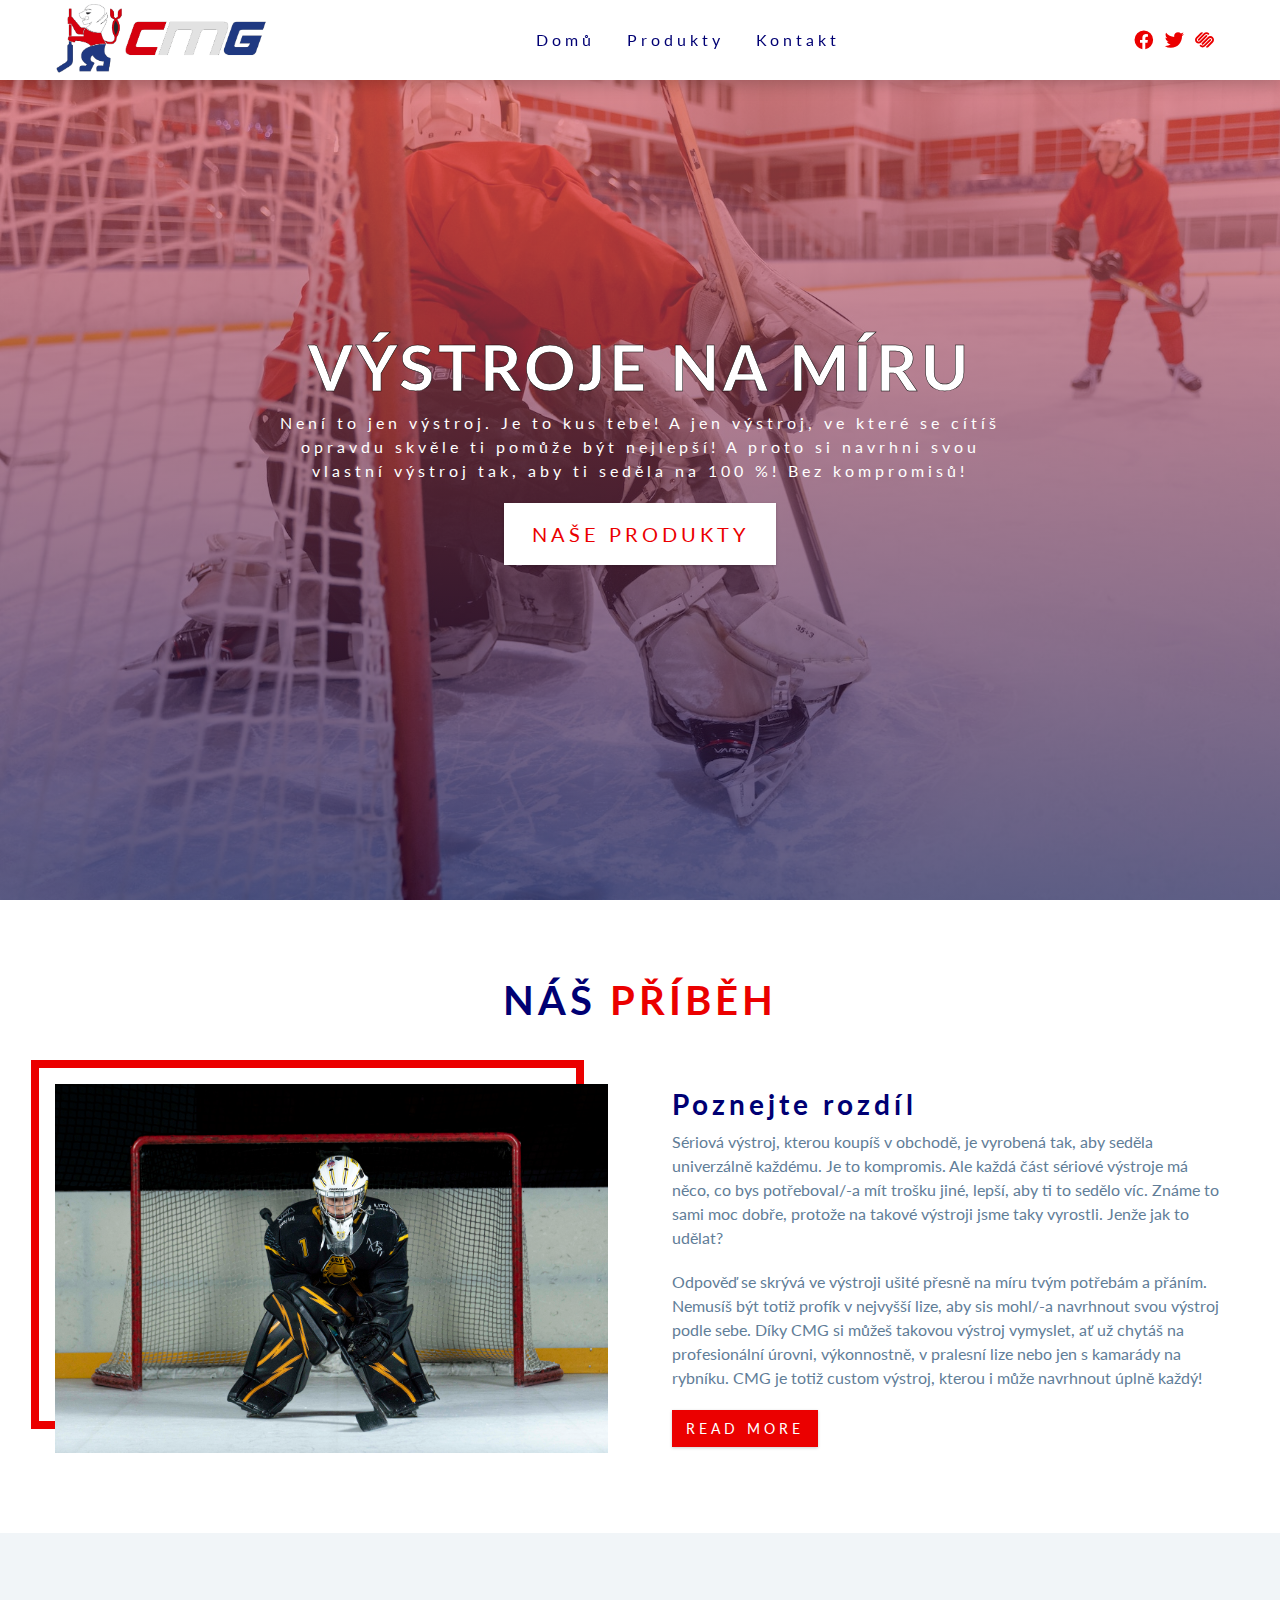
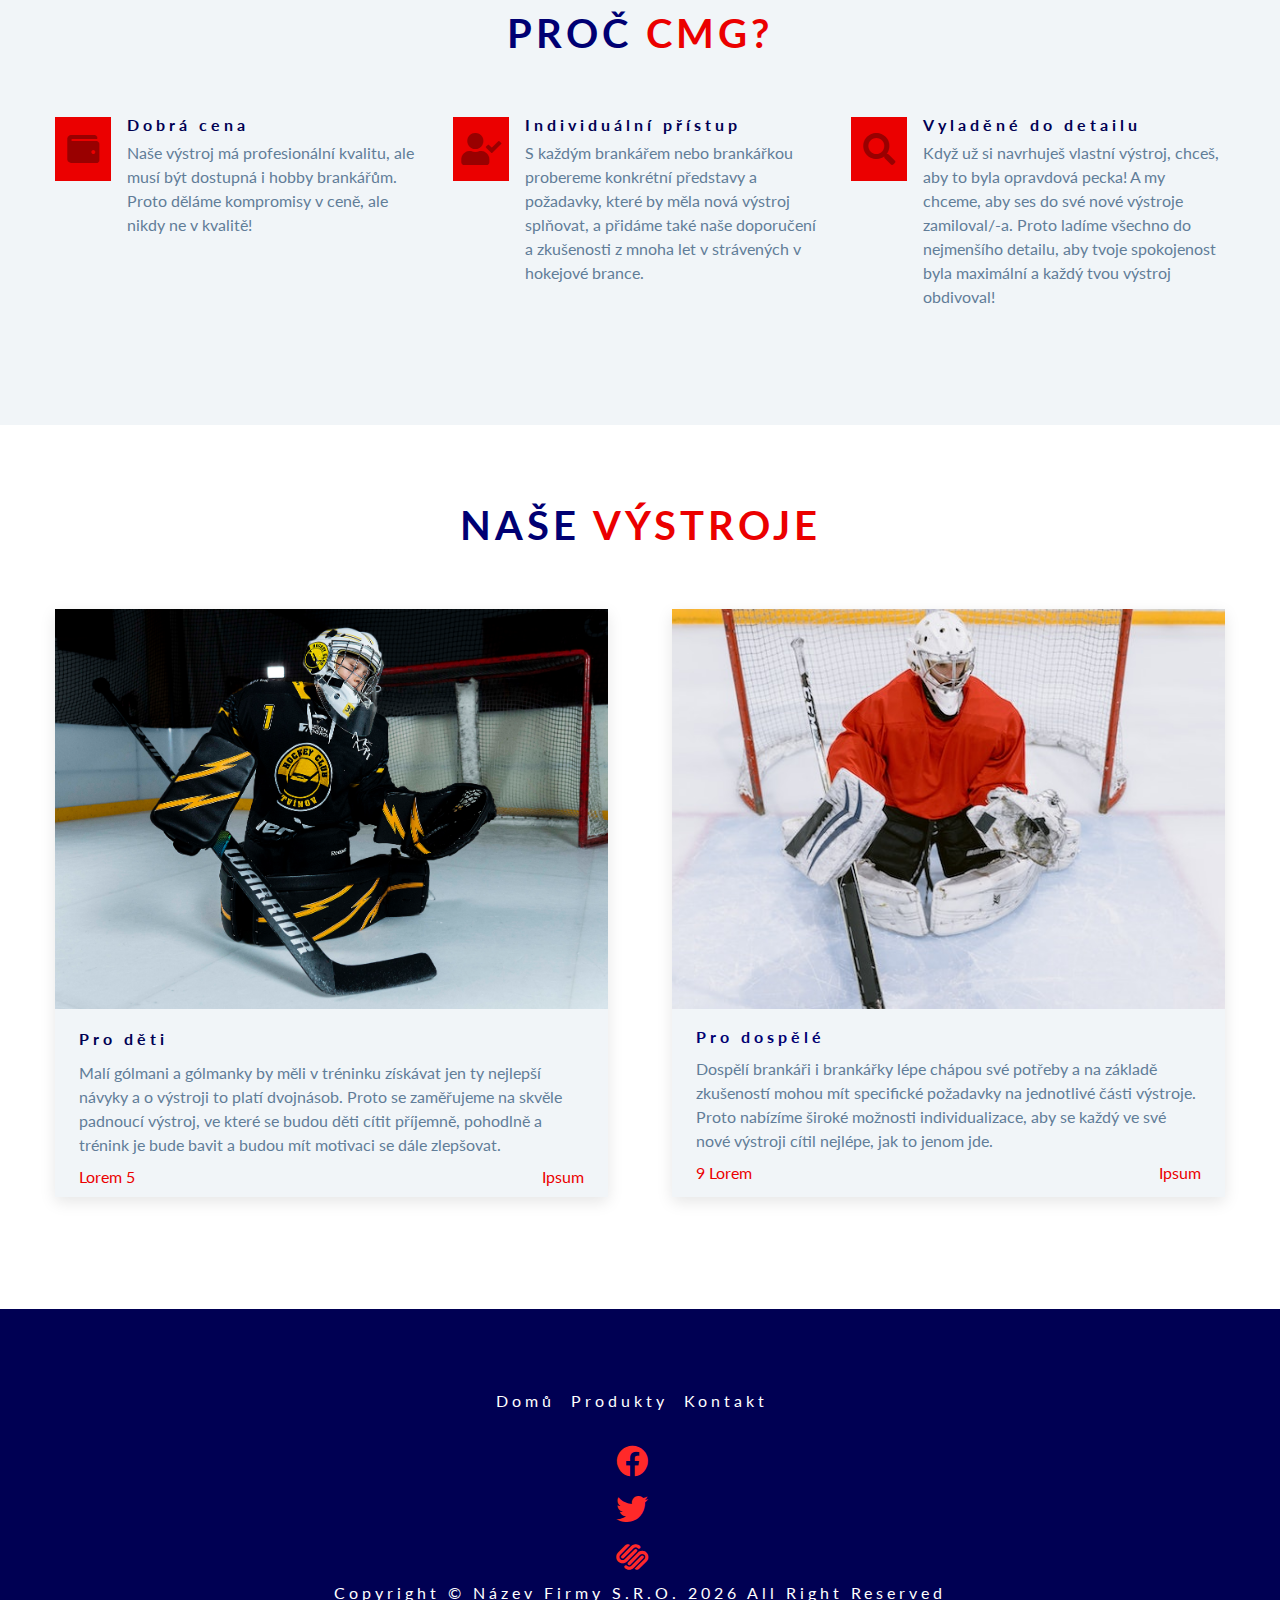
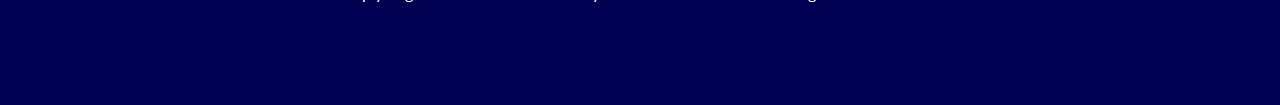
<file: index.html>
<!DOCTYPE html>
<html lang="en">
  <head>
    <meta charset="UTF-8" />
    <meta name="viewport" content="width=device-width, initial-scale=1.0" />
    <meta http-equiv="X-UA-Compatible" content="ie=edge" />
    <title>Výstroje na míru</title>
    <!-- favicon -->
    <link rel="shortcut icon" href="./images/favicon.ico" type="image/x-icon" />
    <!-- font-awesome -->
    <link
      rel="stylesheet"
      href="./fontawesome-free-5.12.1-web/css/all.min.css"
    />
    <!-- styles css -->
    <link rel="stylesheet" href="./css/styles.css" />
  </head>
  <body>
    <!-- header  -->
    <header id="home">
      <!-- navbar -->
      <nav class="navbar">
        <div class="nav-center">
          <!-- nav header -->
          <div class="nav-header">
            <img src="./images/logo.png" class="nav-logo" alt="" id="mojelogo" />
            <button type="button" class="nav-toggle" id="nav-toggle">
              <i class="fas fa-bars"></i>
            </button>
          </div>
          <!-- end of nav header -->
          <!-- nav links -->
          <ul class="nav-links" id="nav-links">
            <li>
              <a href="/VystrojNaMiru/index.html" class="nav-link">domů</a>
            </li>
            <!-- end of single link -->
            <!-- single link -->
            <li>
              <a href="/VystrojNaMiru/vystroj.html" class="nav-link">produkty</a>
            </li>
            <!-- end of single link -->
            <!-- single link -->
            <li>
              <a href="/VystrojNaMiru/kontakt.html" class="nav-link">kontakt</a>
            </li>
          </ul>
          <!-- end of nav links -->
          <!-- nav icons -->
          <ul class="nav-icons">
            <!-- single icon -->
            <li>
              <a
                href="https://www.facebook.com"
                target="_blank"
                class="nav-icon"
              >
                <i class="fab fa-facebook"></i>
              </a>
            </li>
            <!-- single icon -->
            <li>
              <a
                href="https://www.twitter.com"
                target="_blank"
                class="nav-icon"
              >
                <i class="fab fa-twitter"></i>
              </a>
            </li>
            <!-- single icon -->
            <li>
              <a
                href="https://www.twitter.com"
                target="_blank"
                class="nav-icon"
              >
                <i class="fab fa-squarespace"></i>
              </a>
            </li>
          </ul>
          <!-- end of footer icons -->
        </div>
      </nav>
      <!-- hero -->
      <div class="hero">
        <div class="hero-banner">
          <h1>výstroje na míru</h1>
          <p>
            Není to jen výstroj. Je to kus tebe! A jen výstroj, ve které se cítíš opravdu skvěle ti pomůže být nejlepší!
            A proto si navrhni svou vlastní výstroj tak, aby ti seděla na 100 %! Bez kompromisů!
          </p>
          <a href="#featured" class="btn hero-btn scroll-link">naše produkty</a>
        </div>
      </div>
    </header>
    <!-- end of header  -->

    <!-- about section -->
    <section class="section" id="about">
      <!-- title -->
      <div class="section-title">
        <h2>Náš <span>příběh</span></h2>
      </div>
      <div class="section-center about-center">
        <!-- about img wrapper -->
        <article class="about-img">
          <img
            src="./images/about.jpg"
            class="about-photo"
            alt="hokejový brankář"
          />
        </article>

        <!-- about info -->
        <article class="about-info">
          <h3>Poznejte rozdíl</h3>
          <p>
            Sériová výstroj, kterou koupíš v obchodě, je vyrobená tak, aby seděla univerzálně každému. Je to kompromis. 
            Ale každá část sériové výstroje má něco, co bys potřeboval/-a mít trošku jiné, lepší, aby ti to sedělo víc. 
            Známe to sami moc dobře, protože na takové výstroji jsme taky vyrostli. Jenže jak to udělat?
          </p>
          <p>
            Odpověď se skrývá ve výstroji ušité přesně na míru tvým potřebám a přáním. Nemusíš být totiž profík v nejvyšší lize, 
            aby sis mohl/-a navrhnout svou výstroj podle sebe. Díky CMG si můžeš takovou výstroj vymyslet, ať už chytáš na profesionální 
            úrovni, výkonnostně, v pralesní lize nebo jen s kamarády na rybníku. CMG je totiž custom výstroj, kterou i může navrhnout úplně každý!
          </p>
          <a href="#" class="btn">read more</a>
        </article>
      </div>
    </section>
    <!-- end of about section -->

    <!-- services -->
    <section class="section services" id="services">
      <div class="section-title">
        <h2>proč <span>CMG?</span></h2>
      </div>
      <div class="section-center services-center">
        <!-- single service -->
        <article class="service">
          <span class="service-icon">
            <i class="fas fa-wallet fa-fw"></i>
          </span>
          <div class="service-info">
            <h4 class="service-title">Dobrá cena</h4>
            <p class="service-text">
              Naše výstroj má profesionální kvalitu, ale musí být dostupná
              i hobby brankářům. Proto děláme kompromisy v ceně, ale nikdy ne v kvalitě!
            </p>
          </div>
        </article>
        <!-- end of single service -->
        <!-- single service -->
        <article class="service">
          <span class="service-icon">
            <i class="fas fa-user-check fa-fw"></i>
          </span>
          <div class="service-info">
            <h4 class="service-title">Individuální přístup</h4>
            <p class="service-text">
              S každým brankářem nebo brankářkou probereme konkrétní představy a požadavky, které by měla 
              nová výstroj splňovat, a přidáme také naše doporučení a zkušenosti z mnoha let v strávených v hokejové brance.
            </p>
          </div>
        </article>
        <!-- end of single service -->
        <!-- single service -->
        <article class="service">
          <span class="service-icon">
            <i class="fas fa-search fa-fw"></i>
          </span>
          <div class="service-info">
            <h4 class="service-title">Vyladěné do detailu</h4>
            <p class="service-text">
              Když už si navrhuješ vlastní výstroj, chceš, aby to byla opravdová pecka! A my chceme, aby ses do své nové výstroje zamiloval/-a.
              Proto ladíme všechno do nejmenšího detailu, aby tvoje spokojenost byla maximální a každý tvou výstroj obdivoval!
            </p>
          </div>
        </article>
        <!-- end of single service -->
      </div>
    </section>
    <!--end services -->

    <!-- featured tours -->
    <section class="section" id="featured">
      <div class="section-title">
        <h2>naše <span>výstroje</span></h2>
      </div>
      <!-- featured center -->
      <div class="section-center featured-center">
        <!-- single tour -->
        <article class="tour-card" id="vystroj-deti">
          <div class="tour-img-container">
            <img src="./images/pro-deti.jpg" class="tour-img" alt="" />
          </div>
          <div class="tour-info">
            <div class="tour-title">
              <h4>Pro děti</h4>
            </div>
            <p>
              Malí gólmani a gólmanky by měli v tréninku získávat jen ty nejlepší návyky a o výstroji to platí dvojnásob. 
              Proto se zaměřujeme na skvěle padnoucí výstroj, ve které se budou děti cítit příjemně, pohodlně a trénink 
              je bude bavit a budou mít motivaci se dále zlepšovat.
            </p>
            <div class="tour-footer">
              <p>
                Lorem 5
              </p>
              <p>Ipsum</p>
            </div>
          </div>
        </article>
        <!-- end of single tour -->
        <!-- single tour -->
        <article class="tour-card" id="vystroj-dospeli">
          <div class="tour-img-container">
            <img src="./images/pro-dospele.jpg" class="tour-img" alt="" />
          </div>
          <div class="tour-info">
            <h4>Pro dospělé</h4>
            <p>
              Dospělí brankáři i brankářky lépe chápou své potřeby a na základě zkušeností mohou mít specifické 
              požadavky na jednotlivé části výstroje. Proto nabízíme široké možnosti individualizace, aby se každý ve své 
              nové výstroji cítil nejlépe, jak to jenom jde.
            </p>
            <div class="tour-footer">
              <p>
                <span>
                  9 Lorem
                </span>
              </p>
              <p>Ipsum</p>
            </div>
          </div>
        </article>
        <!-- end of single tour -->
      </div>
    </section>
    <!-- end of featured tours -->

    <!-- footer -->
    <footer class="section footer">
      <!-- footer links -->
      <ul class="footer-links">
        <!-- single link -->
        <li>
          <a href="/VystrojNaMiru/index.html" class="footer-link">domů</a>
        </li>
        <!-- end of single link -->
        <!-- single link -->
        <li>
          <a href="/VystrojNaMiru/vystroj.html" class="footer-link">produkty</a>
        </li>
        <!-- end of single link -->
        <!-- single link -->
        <li>
          <a href="/VystrojNaMiru/kontakt.html" class="footer-link">kontakt</a>
        </li>
        <!-- end of single link -->
      </ul>
      <!-- end of footer links -->
      <!-- footer icons -->
      <ul>
        <!-- single icon -->
        <li>
          <a
            href="https://www.facebook.com"
            target="_blank"
            class="footer-icon"
          >
            <i class="fab fa-facebook"></i>
          </a>
        </li>
        <!-- single icon -->
        <li>
          <a href="https://www.twitter.com" target="_blank" class="footer-icon">
            <i class="fab fa-twitter"></i>
          </a>
        </li>
        <!-- single icon -->
        <li>
          <a href="https://www.twitter.com" target="_blank" class="footer-icon">
            <i class="fab fa-squarespace"></i>
          </a>
        </li>
      </ul>
      <!-- end of footer icons -->
      <p class="copyright">
        copyright &copy; název firmy s.r.o.
        <span id="date"></span> all right reserved
      </p>
    </footer>
    <!-- js -->
    <script src="./js/app.js"></script>
  </body>
</html>
</file>
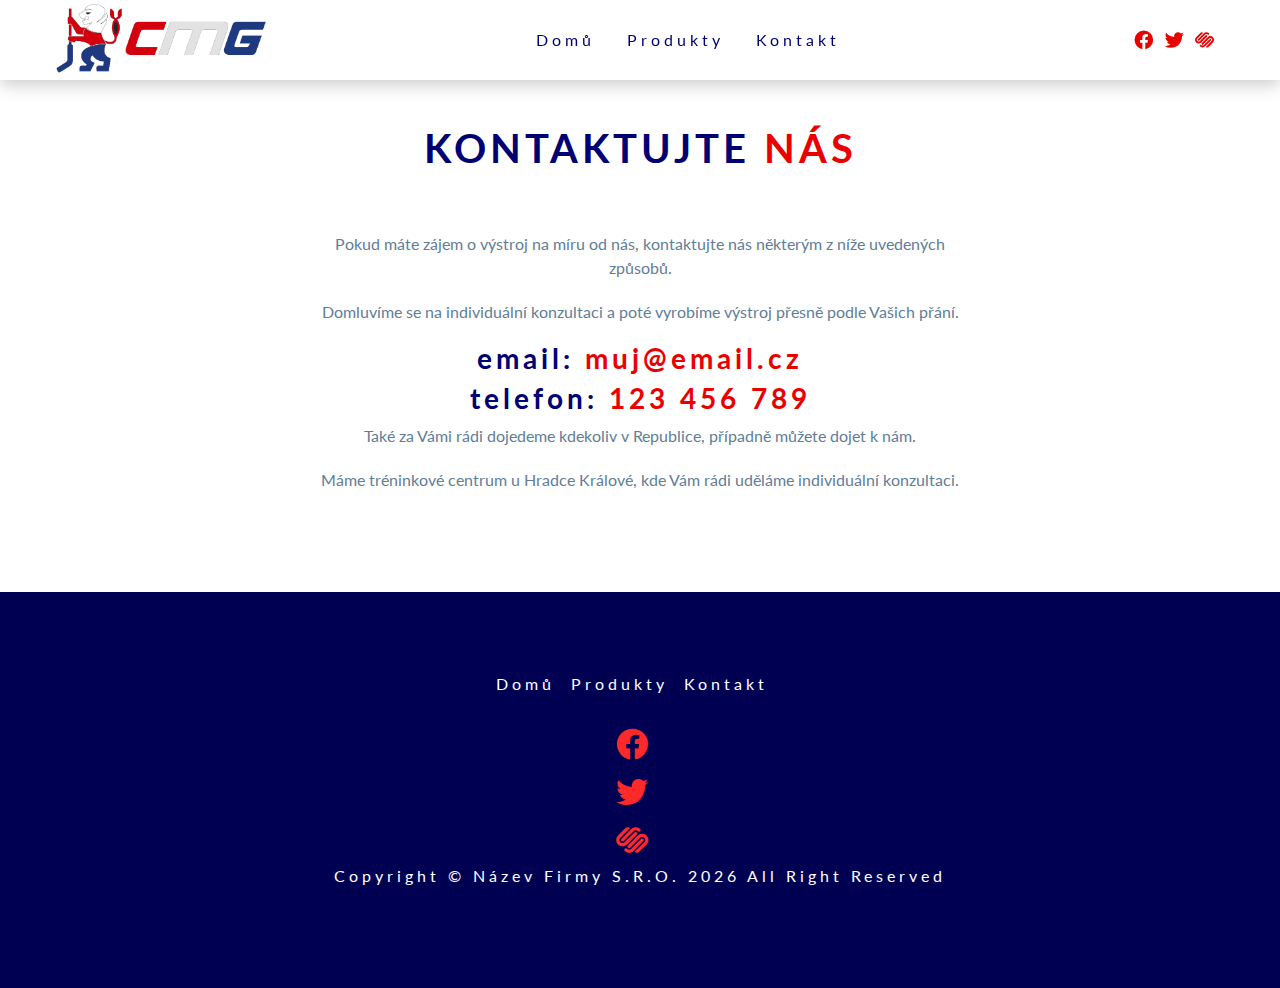
<file: kontakt.html>
<!DOCTYPE html>
<html lang="en">
  <head>
    <meta charset="UTF-8" />
    <meta name="viewport" content="width=device-width, initial-scale=1.0" />
    <meta http-equiv="X-UA-Compatible" content="ie=edge" />
    <title>Výstroje na míru</title>
    <!-- favicon -->
    <link rel="shortcut icon" href="./images/favicon.ico" type="image/x-icon" />
    <!-- font-awesome -->
    <link
      rel="stylesheet"
      href="./fontawesome-free-5.12.1-web/css/all.min.css"
    />
    <!-- styles css -->
    <link rel="stylesheet" href="./css/styles.css" />
  </head>
  <body>
    <!-- header  -->
    <header id="home">
      <!-- navbar -->
      <nav class="navbar">
        <div class="nav-center">
          <!-- nav header -->
          <div class="nav-header">
            <img src="./images/logo.png" class="nav-logo" alt="" id="mojelogo"/>
            <button type="button" class="nav-toggle" id="nav-toggle">
              <i class="fas fa-bars"></i>
            </button>
          </div>
          <!-- end of nav header -->
          <!-- nav links -->
          <ul class="nav-links" id="nav-links">
            <li>
                <a href="/VystrojNaMiru/index.html" class="nav-link scroll-link">domů</a>
            </li>
              <!-- end of single link -->
              <!-- single link -->
            <li>
                <a href="/VystrojNaMiru/vystroj.html" class="nav-link scroll-link">produkty</a>
            </li>
              <!-- end of single link -->
              <!-- single link -->
            <li>
                <a href="/VystrojNaMiru/kontakt.html" class="nav-link scroll-link">kontakt</a>
            </li>
          </ul>
          <!-- end of nav links -->
          <!-- nav icons -->
          <ul class="nav-icons">
            <!-- single icon -->
            <li>
              <a
                href="https://www.facebook.com"
                target="_blank"
                class="nav-icon"
              >
                <i class="fab fa-facebook"></i>
              </a>
            </li>
            <!-- single icon -->
            <li>
              <a
                href="https://www.twitter.com"
                target="_blank"
                class="nav-icon"
              >
                <i class="fab fa-twitter"></i>
              </a>
            </li>
            <!-- single icon -->
            <li>
              <a
                href="https://www.twitter.com"
                target="_blank"
                class="nav-icon"
              >
                <i class="fab fa-squarespace"></i>
              </a>
            </li>
          </ul>
          <!-- end of footer icons -->
        </div>
      </nav>
    </header>
    <!-- end of header  -->

    <!-- vystroj section -->
    <section class="section" id="kontakt">
        <!-- title -->
        <div class="section-title">
          <h2>Kontaktujte <span>nás</span></h2>
        </div>
        <div class="section-center kontakt-center">
            <div class="kontakt-intro">
                <p>Pokud máte zájem o výstroj na míru od nás, kontaktujte nás některým z níže uvedených způsobů.</p>
                <p>Domluvíme se na individuální konzultaci a poté vyrobíme výstroj přesně podle Vašich přání.</p>
            </div>
            <div class="kontakt-info">
                <ul>
                    <li><h3>email: <span>muj@email.cz</span></h3></li>
                    <li><h3>telefon: <span>123 456 789</span></h3></li>                 
                </ul>
            </div>
            <div class="kontakt-intro">
                <div class="fyzicky-text">
                    <p>Také za Vámi rádi dojedeme kdekoliv v Republice, případně můžete dojet k nám.</p>
                    <p>Máme tréninkové centrum u Hradce Králové, kde Vám rádi uděláme individuální konzultaci.</p>
                </div>
            </div>
        </div>
      </section>

    <!-- footer -->
    <footer class="section footer">
      <!-- footer links -->
      <ul class="footer-links">
        <!-- single link -->
        <li>
          <a href="/VystrojNaMiru/index.html" class="footer-link">domů</a>
        </li>
        <!-- end of single link -->
        <!-- single link -->
        <li>
          <a href="/VystrojNaMiru/vystroj.html" class="footer-link">produkty</a>
        </li>
        <!-- end of single link -->
        <!-- single link -->
        <li>
          <a href="/VystrojNaMiru/kontakt.html" class="footer-link">kontakt</a>
        </li>
        <!-- end of single link -->
      </ul>
      <!-- end of footer links -->
      <!-- footer icons -->
      <ul>
        <!-- single icon -->
        <li>
          <a
            href="https://www.facebook.com"
            target="_blank"
            class="footer-icon"
          >
            <i class="fab fa-facebook"></i>
          </a>
        </li>
        <!-- single icon -->
        <li>
          <a href="https://www.twitter.com" target="_blank" class="footer-icon">
            <i class="fab fa-twitter"></i>
          </a>
        </li>
        <!-- single icon -->
        <li>
          <a href="https://www.twitter.com" target="_blank" class="footer-icon">
            <i class="fab fa-squarespace"></i>
          </a>
        </li>
      </ul>
      <!-- end of footer icons -->
      <p class="copyright">
        copyright &copy; název firmy s.r.o.
        <span id="date"></span> all right reserved
      </p>
    </footer>
    <!-- js -->
    <script src="./js/kontakt.js"></script>
  </body>
</html>
</file>
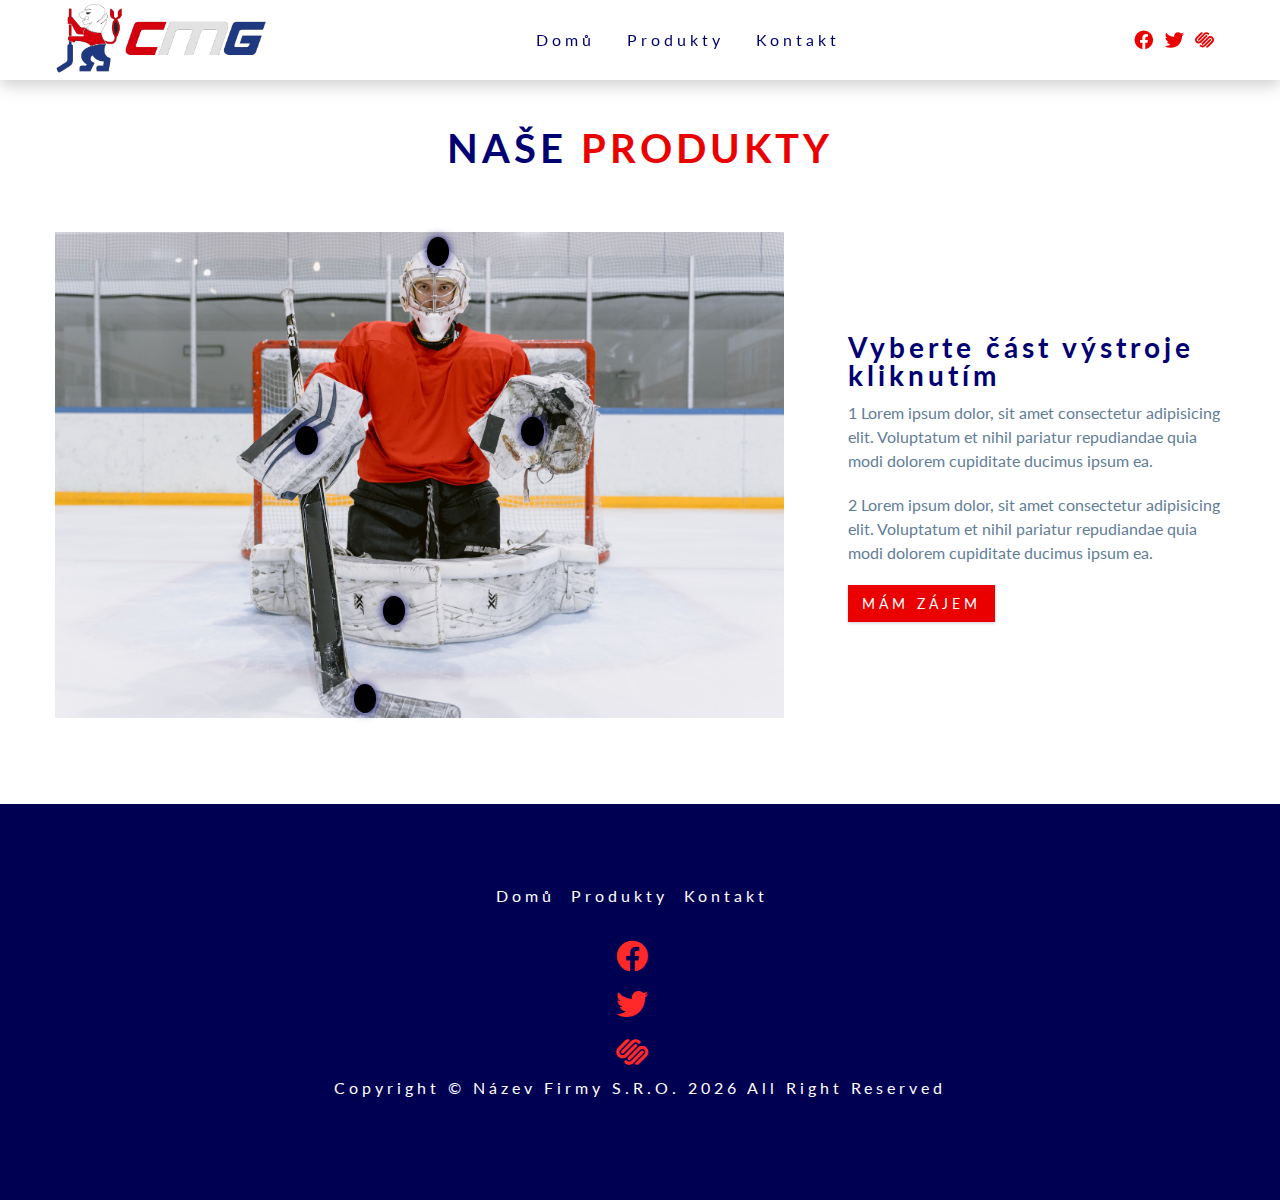
<file: vystroj.html>
<!DOCTYPE html>
<html lang="en">
  <head>
    <meta charset="UTF-8" />
    <meta name="viewport" content="width=device-width, initial-scale=1.0" />
    <meta http-equiv="X-UA-Compatible" content="ie=edge" />
    <title>Výstroje na míru</title>
    <!-- favicon -->
    <link rel="shortcut icon" href="./images/favicon.ico" type="image/x-icon" />
    <!-- font-awesome -->
    <link
      rel="stylesheet"
      href="./fontawesome-free-5.12.1-web/css/all.min.css"
    />
    <!-- styles css -->
    <link rel="stylesheet" href="./css/styles.css" />
  </head>
  <body>
    <!-- header  -->
    <header id="home">
      <!-- navbar -->
      <nav class="navbar">
        <div class="nav-center">
          <!-- nav header -->
          <div class="nav-header">
            <img src="./images/logo.png" class="nav-logo" alt="" id="mojelogo"/>
            <button type="button" class="nav-toggle" id="nav-toggle">
              <i class="fas fa-bars"></i>
            </button>
          </div>
          <!-- end of nav header -->
          <!-- nav links -->
          <ul class="nav-links" id="nav-links">
            <!-- single link -->
            <li>
              <a href="/VystrojNaMiru/index.html" class="nav-link scroll-link">domů</a>
            </li>
            <!-- end of single link -->
            <!-- single link -->
            <li>
              <a href="/VystrojNaMiru/vystroj.html" class="nav-link scroll-link">produkty</a>
            </li>
            <!-- end of single link -->
            <!-- single link -->
            <li>
              <a href="/VystrojNaMiru/kontakt.html" class="nav-link scroll-link">kontakt</a>
            </li>
            <!-- end of single link -->
          </ul>
          <!-- end of nav links -->
          <!-- nav icons -->
          <ul class="nav-icons">
            <!-- single icon -->
            <li>
              <a
                href="https://www.facebook.com"
                target="_blank"
                class="nav-icon"
              >
                <i class="fab fa-facebook"></i>
              </a>
            </li>
            <!-- single icon -->
            <li>
              <a
                href="https://www.twitter.com"
                target="_blank"
                class="nav-icon"
              >
                <i class="fab fa-twitter"></i>
              </a>
            </li>
            <!-- single icon -->
            <li>
              <a
                href="https://www.twitter.com"
                target="_blank"
                class="nav-icon"
              >
                <i class="fab fa-squarespace"></i>
              </a>
            </li>
          </ul>
          <!-- end of footer icons -->
        </div>
      </nav>
    </header>
    <!-- end of header  -->

    <!-- vystroj section -->
    <section class="section" id="vystroj">
        <!-- title -->
        <div class="section-title">
          <h2>naše <span>produkty</span></h2>
        </div>
        <div class="section-center vystroj-center">
          <!-- about img wrapper -->
          <article class="vystroj-img">
            <figure>
                <span id="helma"></span>
                <span id="beton"></span>
                <span id="vyrazecka"></span>
                <span id="rukavice"></span>
                <span id="hokejka"></span>
                <img
                src="./images/vystroj.jpg"
                class="vystroj-photo"
                alt="hokejový brankář"
                usemap="vystrojmap"
                />
            </figure>
          </article>
  
          <!-- about info -->
          <article class="vystroj-info">
            <h3 id="vystroj-nazev">Vyberte část výstroje kliknutím</h3>
            <p id="vystroj-popis1">
              1 Lorem ipsum dolor, sit amet consectetur adipisicing elit. Voluptatum
              et nihil pariatur repudiandae quia modi dolorem cupiditate ducimus
              ipsum ea.
            </p>
            <p id="vystroj-popis2">
              2 Lorem ipsum dolor, sit amet consectetur adipisicing elit. Voluptatum
              et nihil pariatur repudiandae quia modi dolorem cupiditate ducimus
              ipsum ea.
            </p>
            <a href="/VystrojNaMiru/kontakt.html" class="btn">mám zájem</a>
          </article>
        </div>
      </section>

    <!-- footer -->
    <footer class="section footer">
      <!-- footer links -->
      <ul class="footer-links">
        <!-- single link -->
        <li>
          <a href="/VystrojNaMiru/index.html" class="footer-link">domů</a>
        </li>
        <!-- end of single link -->
        <!-- single link -->
        <li>
          <a href="/VystrojNaMiru/vystroj.html" class="footer-link">produkty</a>
        </li>
        <!-- end of single link -->
        <!-- single link -->
        <li>
          <a href="/VystrojNaMiru/kontakt.html" class="footer-link">kontakt</a>
        </li>
        <!-- end of single link -->
      </ul>
      <!-- end of footer links -->
      <!-- footer icons -->
      <ul>
        <!-- single icon -->
        <li>
          <a
            href="https://www.facebook.com"
            target="_blank"
            class="footer-icon"
          >
            <i class="fab fa-facebook"></i>
          </a>
        </li>
        <!-- single icon -->
        <li>
          <a href="https://www.twitter.com" target="_blank" class="footer-icon">
            <i class="fab fa-twitter"></i>
          </a>
        </li>
        <!-- single icon -->
        <li>
          <a href="https://www.twitter.com" target="_blank" class="footer-icon">
            <i class="fab fa-squarespace"></i>
          </a>
        </li>
      </ul>
      <!-- end of footer icons -->
      <p class="copyright">
        copyright &copy; název firmy s.r.o.
        <span id="date"></span> all right reserved
      </p>
    </footer>
    <!-- js -->
    <script src="./js/vystroj.js"></script>
  </body>
</html>
</file>
<file: css/styles.css>
/*
=============== 
Fonts
===============
*/
@import url("https://fonts.googleapis.com/css?family=Lato:400,700&display=swap");

/*
=============== 
Variables
===============
*/

:root {
  /* dark shades of primary color*/
  --clr-primary-1: hsl(0, 100%, 30%);
  --clr-primary-2: hsl(0, 100%, 34%);
  --clr-primary-3: hsl(0, 100%, 38%);
  --clr-primary-4: hsl(0, 100%, 42%);
  /* primary/main color */
  --clr-primary-5: hsl(0, 100%, 46%);
  /* lighter shades of primary color */
  --clr-primary-6: hsl(0, 100%, 50%);
  --clr-primary-7: hsl(0, 100%, 54%);
  --clr-primary-8: hsl(0, 100%, 58%);
  --clr-primary-9: hsl(0, 100%, 62%);
  --clr-primary-10: hsl(0, 100%, 66%);
  /* darkest grey - used for headings */
  --clr-blue: rgb(0, 0, 115);
  --clr-blue-2: rgb(0, 0, 83);
  --clr-grey-2: hsl(211, 39%, 23%);
  --clr-grey-3: hsl(209, 34%, 30%);
  --clr-grey-4: hsl(209, 28%, 39%);
  /* grey used for paragraphs */
  --clr-grey-5: hsl(210, 22%, 49%);
  --clr-grey-6: hsl(209, 23%, 60%);
  --clr-grey-7: hsl(211, 27%, 70%);
  --clr-grey-8: hsl(210, 31%, 80%);
  --clr-grey-9: hsl(212, 33%, 89%);
  --clr-grey-10: hsl(210, 36%, 96%);
  --clr-white: #fff;
  --ff-primary: "Lato", sans-serif;
  --transition: all 0.3s linear;
  --spacing: 0.25rem;
  --radius: 0.5rem;
  --light-shadow: 0 5px 15px rgba(0, 0, 0, 0.1);
  --dark-shadow: 0 5px 15px rgba(0, 0, 0, 0.2);
}
/*
=============== 
Global Styles
===============
*/

* {
  margin: 0;
  padding: 0;
  box-sizing: border-box;
}
body {
  font-family: var(--ff-primary);
  background: var(--clr-white);
  color: var(--clr-blue);
  line-height: 1.5;
  font-size: 0.875rem;
}
ul {
  list-style-type: none;
}
a {
  text-decoration: none;
}

img:not(.nav-logo) {
  width: 100%;
  display: block;
}

h1,
h2,
h3,
h4 {
  letter-spacing: var(--spacing);
  line-height: 1.25;
  margin-bottom: 0.75rem;
}
h1 {
  font-size: 3rem;
}
h2 {
  font-size: 2rem;
}
h3 {
  font-size: 1.25rem;
  text-transform: none;
}
h4 {
  font-size: 0.875rem;
}
p {
  margin-bottom: 1.25rem;
  color: var(--clr-grey-5);
}
@media screen and (min-width: 800px) {
  h1 {
    font-size: 4rem;
  }
  h2 {
    font-size: 2.5rem;
  }
  h3 {
    font-size: 1.75rem;
  }
  h4 {
    font-size: 1rem;
  }
  body {
    font-size: 1rem;
  }
  h1,
  h2,
  h3,
  h4 {
    line-height: 1;
  }
}
/*  global classes */

.btn {
  text-transform: uppercase;
  background: var(--clr-primary-5);
  color: var(--clr-white);
  padding: 0.375rem 0.75rem;
  letter-spacing: var(--spacing);
  display: inline-block;
  /* font-weight: 700; */
  transition: var(--transition);
  font-size: 0.875rem;
  border: 2px solid transparent;
  cursor: pointer;
  box-shadow: 0 1px 3px rgba(0, 0, 0, 0.2);
}
.btn:hover {
  color: var(--clr-primary-1);
  background: var(--clr-primary-8);
}

.section {
  padding: 5rem 0;
}

.section-title {
  text-align: center;
  margin-bottom: 4rem;
}

.section-title h2 {
  text-transform: uppercase;
}

.section-title span {
  color: var(--clr-primary-5);
}

.section-center {
  width: 90vw;
  margin: 0 auto;
  max-width: 1170px;
}

@media screen and (min-width: 992px) {
  .section-center {
    width: 95vw;
  }
}

/*
=============== 
Navbar
===============
*/
.navbar {
  position: fixed;
  top: 0;
  left: 0;
  width: 100%;
  background: var(--clr-white);
  box-shadow: var(--dark-shadow);
  z-index: 2;
  /* height: 5rem; */
}

.nav-logo {
  cursor: pointer;
  height: 100%;
}

.nav-icons {
  display: none;
}

.nav-center {
  width: 100%;
  max-width: 1170px;
  margin: 0 auto;
}

.nav-header {
  display: flex;
  justify-content: space-between;
  align-items: center;
  padding: 0 2rem 0 0;
  height: 5rem;
}

.nav-toggle {
  background: transparent;
  border: transparent;
  font-size: 1.5rem;
  color: var(--clr-primary-5);
  cursor: pointer;
  transition: var(--transition);
}

.nav-toggle:hover {
  transform: scale(1.2);
}

.nav-link {
  display: block;
  padding: 1rem 2rem;
  text-transform: capitalize;
  letter-spacing: var(--spacing);
  transition: var(--transition);
  color: var(--clr-blue);
  cursor: pointer;
  font-size: 1rem;
}

.nav-link:hover {
  color: var(--clr-primary-1);
  background: var(--clr-primary-8);
  padding-left: 2.25rem;
}

.nav-links {
  height: 0;
  overflow: hidden;
  transition: var(--transition);
}

.show-links {
  height: 280px;
}

@media screen and (min-width: 992px) {
  /* hide toggle button */
  .nav-toggle {
    display: none;
  }

  .nav-center {
    display: flex;
    justify-content: space-between;
    align-items: center;
    flex-wrap: wrap;
  }

  .nav-links {
    height: auto;
    display: flex;
  }

  .nav-header {
    padding: 0 0;
  }

  .nav-link {
    padding: 0 0;
    margin-right: 2rem;
  }

  .nav-link:hover {
    padding: 0;
    color: var(--clr-primary-5);
    background: transparent;
  }
  .nav-icons {
    display: flex;
  }

  .nav-icon {
    margin-right: 0.7rem;
    color: var(--clr-primary-5);
    font-size: 1.2rem;
    transition: var(--transition);
  }

  .nav-icon:hover {
    color: var(--clr-primary-8);
  }
}

/*
=============== 
Hero
===============
*/
.hero {
  min-height: 100vh;
  background: linear-gradient(rgba(255, 102, 102, 0.6), rgba(0, 0, 62, 0.6)),
      url("../images/main.jpg") center/cover no-repeat;
  display: flex;
  justify-content: center;
  align-items: center;
}

.hero-banner {
  text-align: center;
  color: var(--clr-white);
  padding: 0 3rem;
}

.hero-banner h1 {
  text-transform: uppercase;
  -webkit-text-stroke-width: 0.5px;
  -webkit-text-stroke-color: black;
}

.hero-banner p {
  max-width: 35rem;
  margin-left: auto;
  margin-right: auto;
  color: var(--clr-white);
  letter-spacing: var(--spacing);
}

.hero-btn {
  padding: 0.9rem 1.6rem;
  font-size: 1.25rem;
  background: var(--clr-white);
  color: var(--clr-primary-5);
}

.hero-btn:hover {
  background: transparent;
  color: var(--clr-white);
  border-color: var(--clr-white);
}

@media screen and (min-width: 768px) {
  .hero-banner {
    padding: 0;
  }
  .hero-banner p {
    max-width: 45rem;
  }
}

/*
=============== 
About
===============
*/
/* section add to globals */
/* title add to globals */
/* section center add to globals */

.about-img,
.about-info {
  margin-bottom: 2rem;
}

@media screen and (min-width: 992px) {
  .about-center {
    display: flex;
    flex-wrap: wrap;
    /* by using space-between, in combination with a  */
    justify-content: space-between;
  }
  .about-img,
  .about-info {
    /* shorthand for flex-grow:0, flex-shrink:0 and flex-basis (the size 
    along the main axis, in this case width). In this case, we are setting flex-shrink
    and flex-grow to 0, as we don't want the size of the children to change as our container
    changes. And we are setting their width to 50% minus 2 rem, so that we can have
    some distance between them. */
    flex: 0 0 calc(50% - 2rem);
    margin-bottom: 0;
    /* align-self centers the children along the cross axis (vertically in this case) */
    align-self: center;
  }
}

@media screen and (min-width: 1170px) {
  .about-img::before {
    content: "";
    position: absolute;
    border: 0.5rem solid var(--clr-primary-5);
    width: 100%;
    height: 100%;
    box-sizing: border-box;
    top: -1.5rem;
    left: -1.5rem;
    /* z-index: -1; */
  }
  .about-img {
    position: relative;
  }
  .about-photo {
    position: relative;
  }
}

/* 
===============
Vystroj
===============
*/


#vystroj {
  min-height: 70vh;
  margin-top: 3rem;
}

.vystroj-img,
.vystroj-info {
  margin-bottom: 2rem;
}

figure {
  position: relative;
  display: inline-block;
}

figure span {
  position: absolute;
  width: 3.1%;
  height: 6%;
  border-radius: 50%;
  background: black;
  cursor: pointer;
  animation: move 3s 10;
  box-shadow: 0px 0px 10px var(--clr-blue);
}

#helma {
  left: 51%;
  top: 1%;
}

#vyrazecka {
  left: 33%;
  top: 40%;
}

#beton {
  left: 45%;
  top: 75%;
}

#rukavice {
  left: 64%;
  top: 38%;
}


#hokejka {
  left: 41%;
  top: 93%;
}

@keyframes move {
  0% {
    box-shadow: 0px 0px 8px var(--clr-blue);

  }

  50% {
    box-shadow: 0px 0px 24px var(--clr-blue-2);
    transform: scale(1.05, 1.05);
  }

  100% {
    box-shadow: 0px 0px 8px var(--clr-blue);
  }
}

@media screen and (min-width: 1170px) {
  .vystroj-center {
    display: flex;
    flex-wrap: wrap;
    /* by using space-between, in combination with a  */
    justify-content: space-between;
  }
  .vystroj-img {
    /* shorthand for flex-grow:0, flex-shrink:0 and flex-basis (the size 
    along the main axis, in this case width). In this case, we are setting flex-shrink
    and flex-grow to 0, as we don't want the size of the children to change as our container
    changes. And we are setting their width to 50% minus 2 rem, so that we can have
    some distance between them. */
    flex: 0 0 calc(65% - 2rem);
    margin-bottom: 0;
    /* align-self centers the children along the cross axis (vertically in this case) */
    align-self: center;
  }
  .vystroj-info {
    /* shorthand for flex-grow:0, flex-shrink:0 and flex-basis (the size 
    along the main axis, in this case width). In this case, we are setting flex-shrink
    and flex-grow to 0, as we don't want the size of the children to change as our container
    changes. And we are setting their width to 50% minus 2 rem, so that we can have
    some distance between them. */
    flex: 0 0 calc(35% - 2rem);
    margin-bottom: 0;
    /* align-self centers the children along the cross axis (vertically in this case) */
    align-self: center;
  }
}





/*
=============== 
Services
===============
*/

.services {
  background: var(--clr-grey-10);
}

.service {
  text-align: center;
  margin-bottom: 3rem;
}

.service-icon {
  background: var(--clr-primary-5);
  color: var(--clr-primary-1);
  padding: 0.5rem;
  display: inline-block;
  font-size: 2rem;
  margin-bottom: 1.5rem;
}

.service-title {
  color: var(--clr-blue-2);
}

.service-text {
  max-width: 20rem;
  margin-left: auto;
  margin-right: auto;
}

@media screen and (min-width: 576px) {
  .services-center {
    display: flex;
    justify-content: space-between;
    flex-wrap: wrap;
  }

  .service {
    flex: 0 0 calc(50% - 1rem);
    margin-bottom: 1rem;
  }
}

@media screen and (min-width: 992px) {
  .service {
    flex: 0 0 calc(33.33% - 1rem);
  }
}

@media screen and (min-width: 1170px) {
  .service {
    display: flex;
    text-align: left;
  }
  .service-icon {
    /* the default is strech, which made the icon too big, so changed to start */
    align-self: start;
  }
  .service-info {
    padding-left: 1rem;
  }
  .service-title {
    margin-bottom: 0.5rem;
    text-transform: none;
  }
}

/*
=============== 
Vystroje cards
===============
*/

.tour-card {
  transition: var(--transition);
  background: var(--clr-grey-10);
  box-shadow: var(--light-shadow);
  /* margin between the cards on small screens - single column layout */
  margin-bottom: 2rem;
  cursor: pointer;
}

.tour-card:hover {
  box-shadow: var(--dark-shadow);
  transform: scale(1.02);
}

.tour-img-container {
  position: relative;
}

.tour-img {
  height: 25rem;
  -o-object-fit: cover;
  object-fit: cover;
}

.tour-date {
  position: absolute;
  right: 0;
  bottom: 0;
  background: var(--clr-primary-8);
  margin-bottom: 0;
  color: var(--clr-primary-1);
  text-transform: capitalize;
  padding: 0.25rem;
}

.tour-title {
  display: flex;
  justify-content: space-between;
  flex-wrap: wrap;
}

.tour-title h4 {
  margin-bottom: 0.75rem;
  line-height: 1.25;
  color: var(--clr-blue-2);
}

.tour-title p {
  color: var(--clr-grey-7);
}

.tour-info {
  padding: 1.25rem 1.5rem;
}

.tour-footer {
  display: flex;
  justify-content: space-between;
  flex-wrap: wrap;
  align-items: center;
}

.tour-footer p {
  line-height: 0;
  margin-bottom: 0;
  text-transform: capitalize;
  color: var(--clr-primary-5);
}
.tour-btn {
  text-align: center;
}

@media screen and (min-width: 768px) {
  .featured-center {
    display: flex;
    flex-wrap: wrap;
    justify-content: space-between;
  }

  .tour-card {
    flex: 0 0 calc(50% - 2rem);
  }
}

/*
=============== 
Kontakt
===============
*/
#kontakt {
  margin-top: 3rem;
  /* min-height: 70vh; */
}
.kontakt-intro, .kontakt-info {
  margin-left: auto;
  margin-right: auto;
  text-align: center;
  width: 25rem;
}

.kontakt-fyzicky {
  margin-top: 2rem;
}

.kontakt-info ul li span {
  color: var(--clr-primary-5)
}

.fyzicky-text p {
  text-align: center;
}


@media screen and (min-width: 768px) {
  .kontakt-intro, .kontakt-info {
    width: 40rem;
  }
}

@media screen and (min-width: 992px) {
  .kontakt-fyzicky {
    display: flex;
    flex-wrap: wrap;
    justify-content: space-between;
  }

  .fyzicky-text, .fyzicky-img {
    flex: 0 0 calc(50% - 2rem);
    margin-bottom: 0;
    align-self: center;
  }
  
}




/*
=============== 
Footer
===============
*/

.footer {
  background: var(--clr-blue-2);
  text-align: center;
  padding-left: 2rem;
  padding-right: 2rem;
}

.footer-links,
.footer-icons {
  display: flex;
  justify-content: center;
  margin-bottom: 1.5rem;
  flex-wrap: wrap;
}

.footer-link {
  color: var(--clr-white);
  text-transform: capitalize;
  font-size: 1rem;
  margin-right: 1rem;
  letter-spacing: var(--spacing);
  transition: var(--transition);
}

.footer-link:hover {
  color: var(--clr-primary-5);
}

.footer-icon {
  font-size: 2rem;
  margin-right: 1rem;
  color: var(--clr-primary-8);
  transition: var(--transition);
}

.footer-icon:hover {
  color: var(--clr-primary-5);
}

.copyright {
  text-transform: capitalize;
  letter-spacing: var(--spacing);
  color: var(--clr-white);
}
</file>
